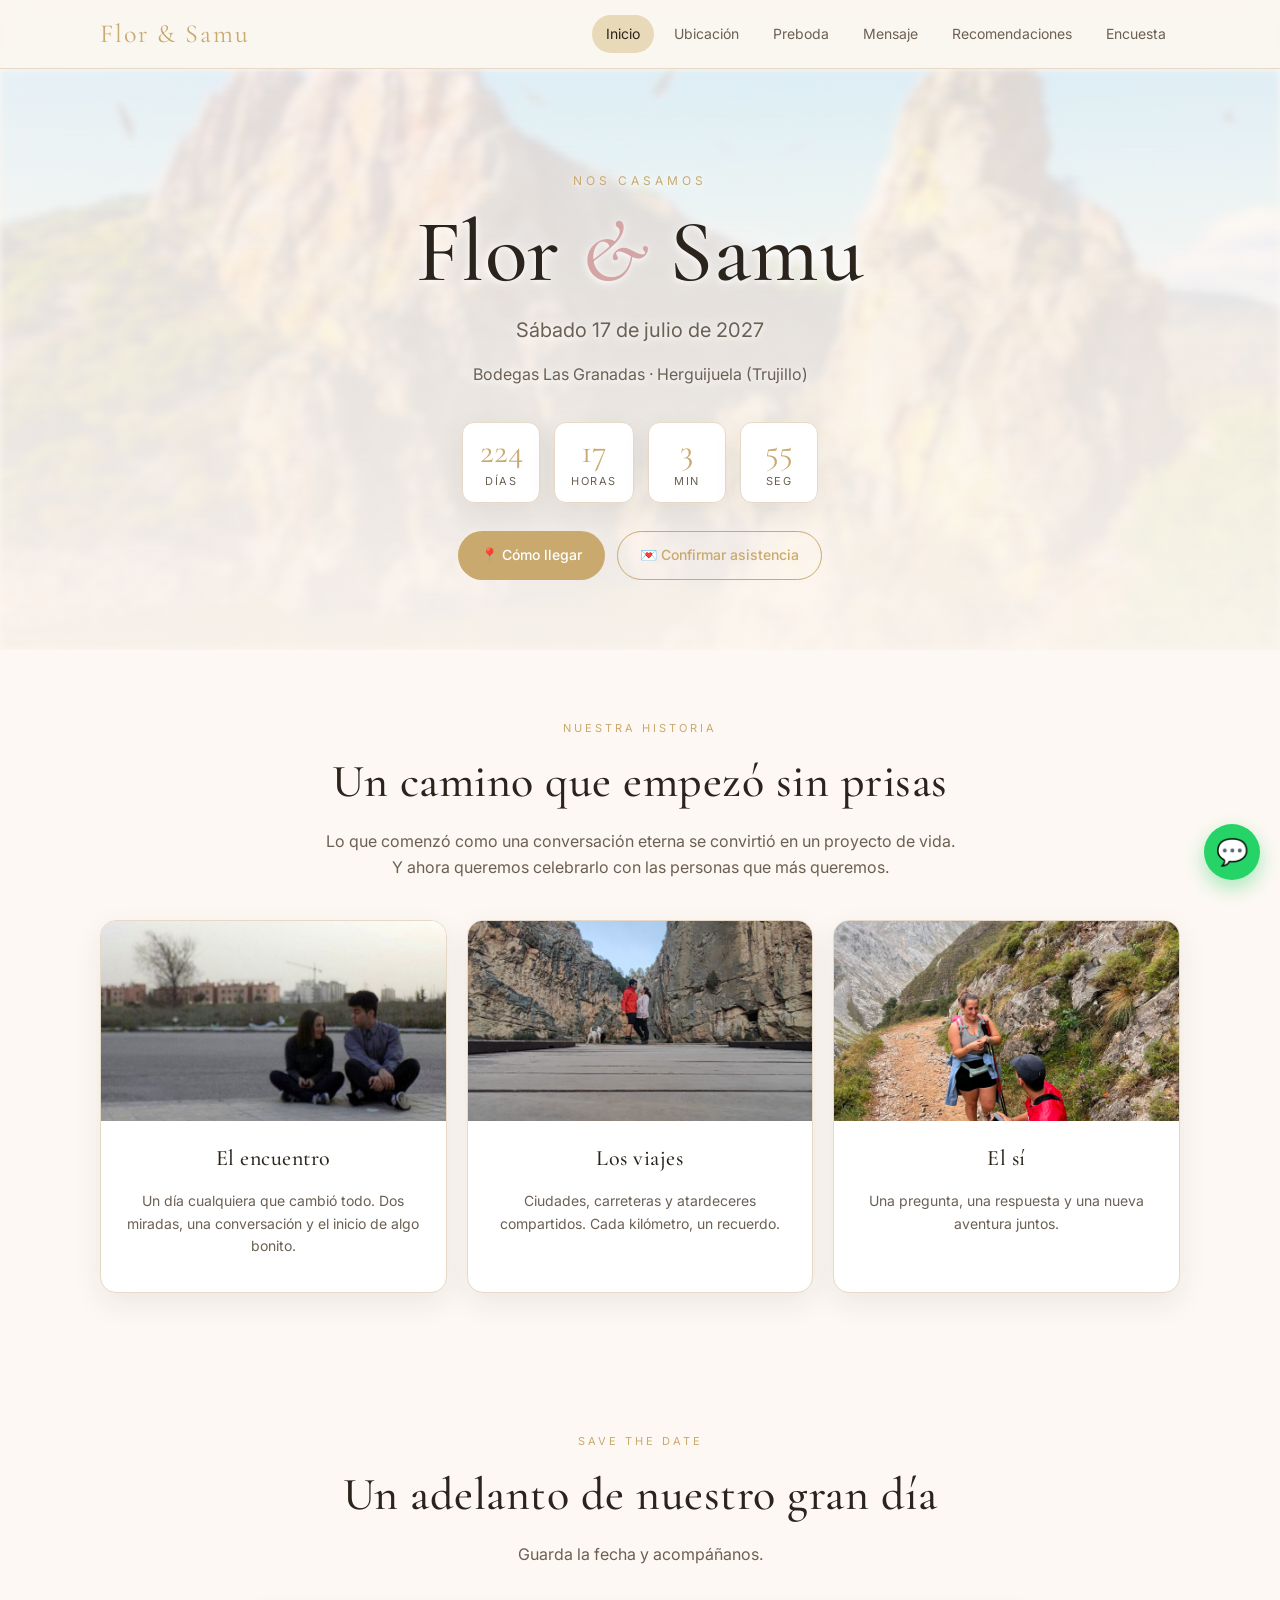
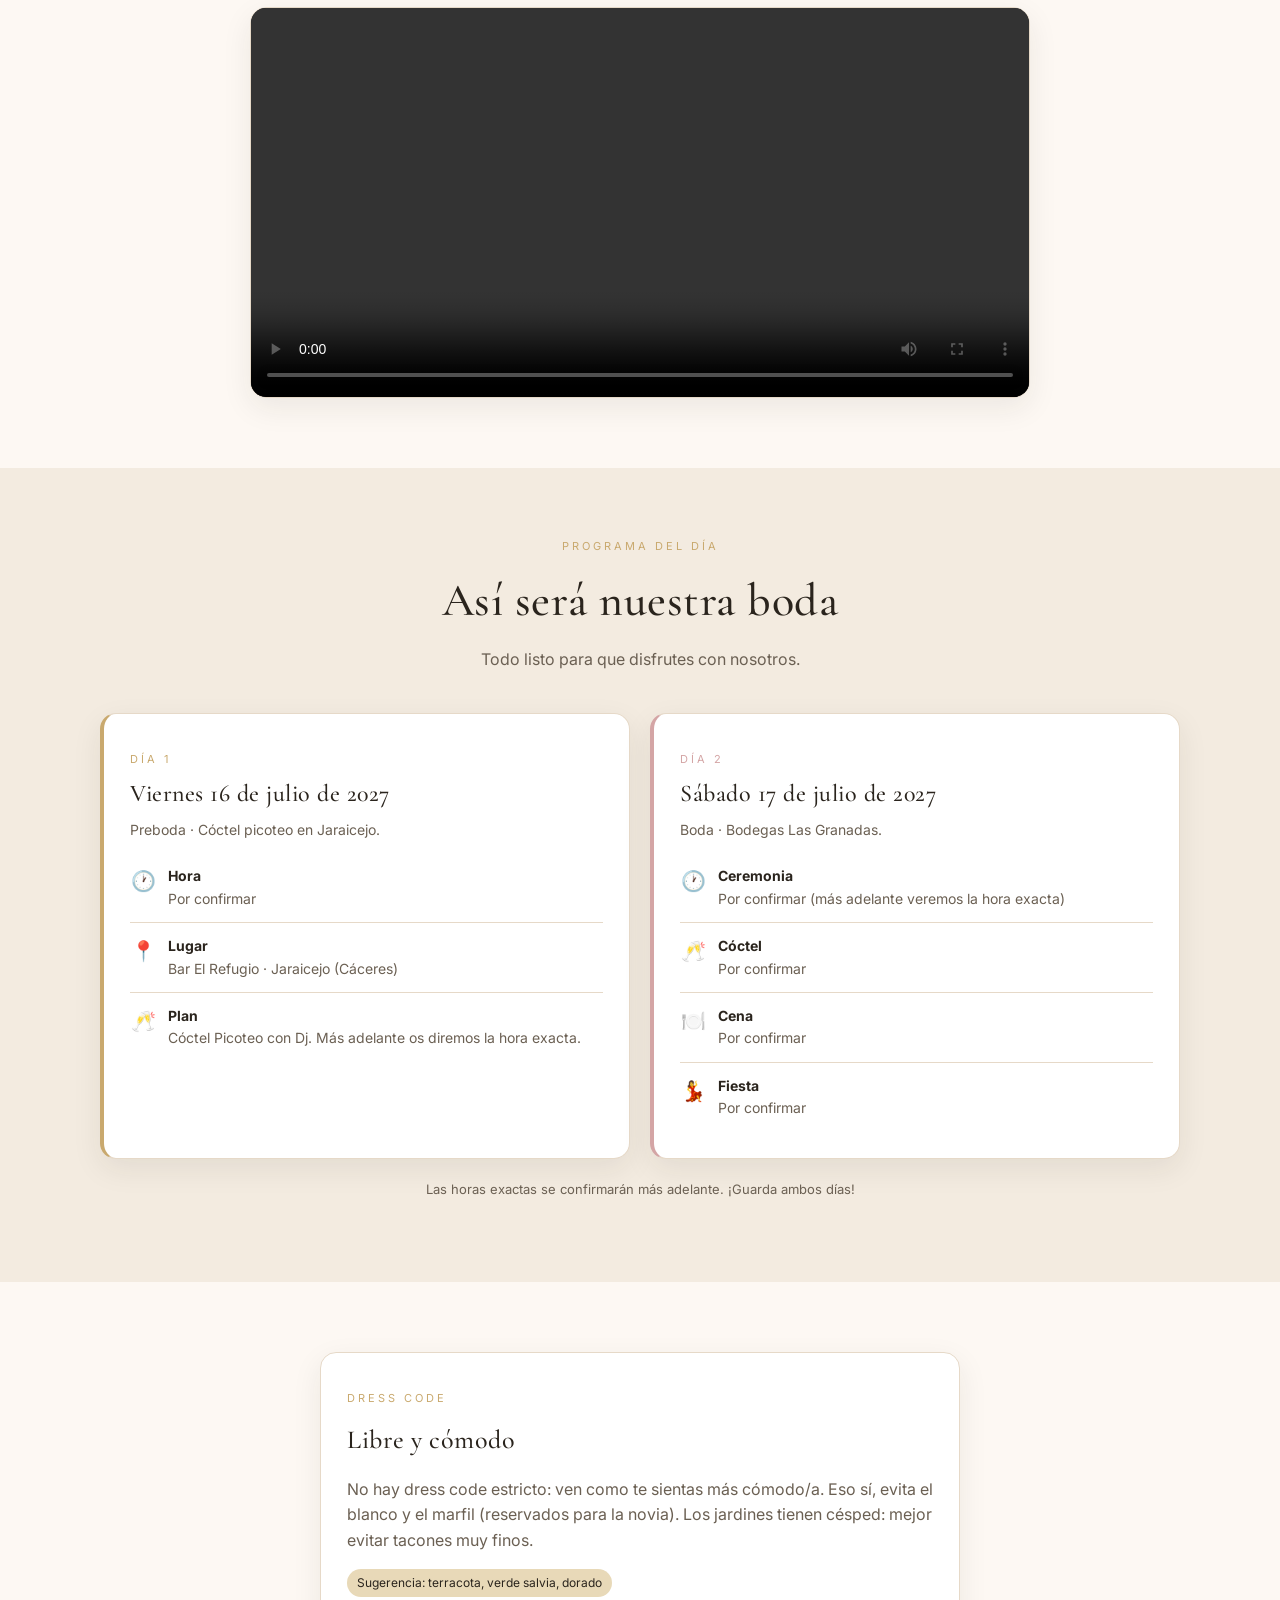
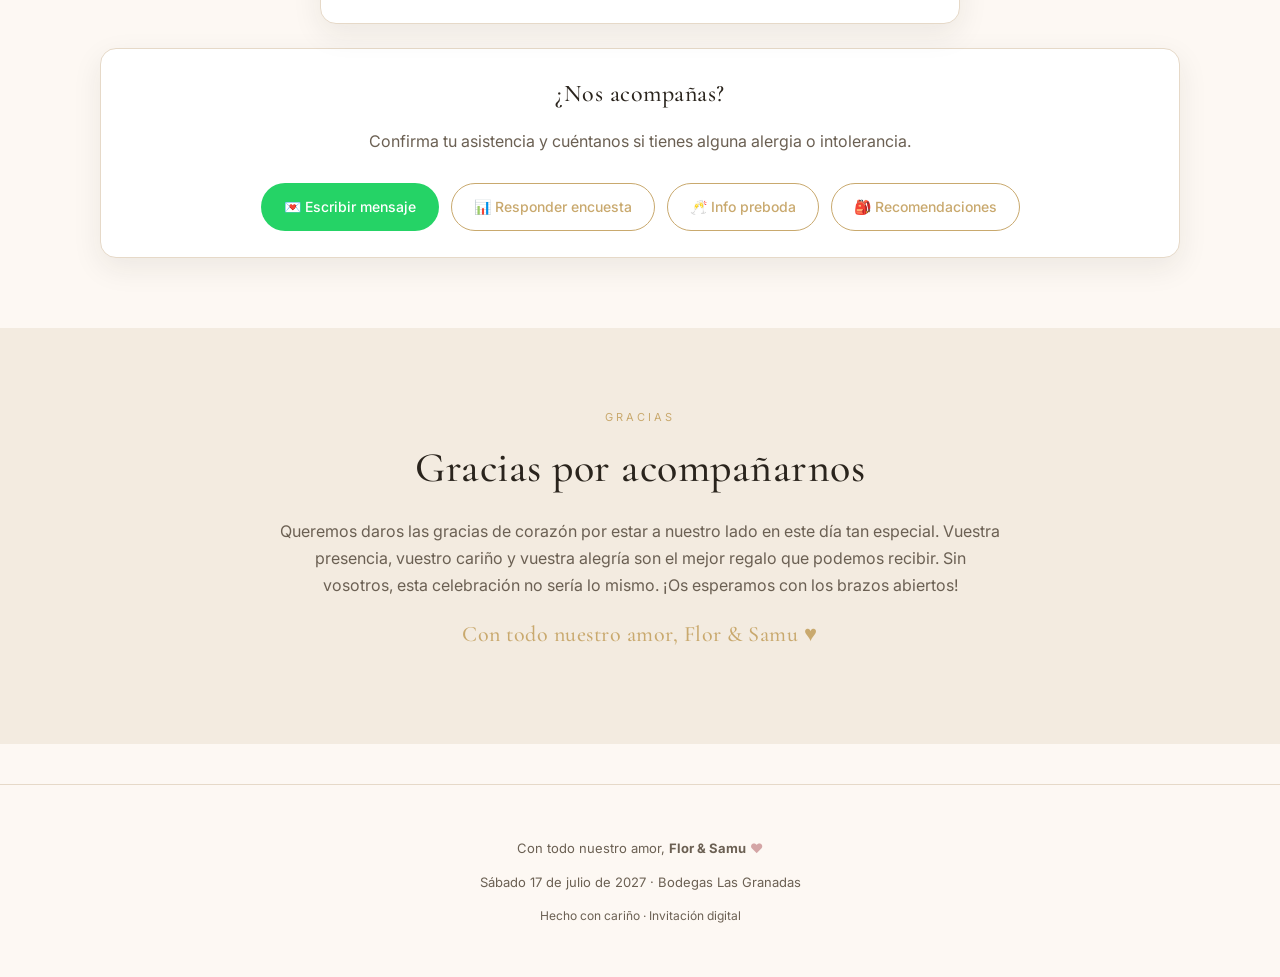
<file: index.html>
<!doctype html>
<html lang="es">
<head>
  <meta charset="UTF-8" />
  <meta name="viewport" content="width=device-width, initial-scale=1.0" />
  <title>Flor & Samu · Invitación de boda</title>
  <meta name="description" content="Invitación digital de boda de Flor y Samu. 17 de julio de 2027." />
  <link rel="preconnect" href="https://fonts.googleapis.com">
  <link rel="preconnect" href="https://fonts.gstatic.com" crossorigin>
  <link href="https://fonts.googleapis.com/css2?family=Cormorant+Garamond:ital,wght@0,400;0,500;0,600;1,400&family=Inter:wght@300;400;500;600&display=swap" rel="stylesheet">
  <link rel="stylesheet" href="styles.css?v=20" />
</head>
<body data-page="index.html">
  <div id="header-slot"></div>

  <main>
    <section class="hero">
      <div class="hero-bg" id="hero-bg"></div>
      <div class="hero-overlay"></div>
      <div class="container hero-content">
        <p class="kicker">Nos casamos</p>
        <h1>Flor <span class="amp">&</span> Samu</h1>
        <p class="date-line">Sábado 17 de julio de 2027</p>
        <p class="venue-line">Bodegas Las Granadas · Herguijuela (Trujillo)</p>
        <div class="countdown" id="countdown"></div>
        <div class="cta-row">
          <a class="btn btn-primary" href="ubicacion.html">📍 Cómo llegar</a>
          <a class="btn btn-outline" href="mensaje.html">💌 Confirmar asistencia</a>
        </div>
      </div>
    </section>

    <section class="section">
      <div class="container">
        <div class="section-title">
          <p class="eyebrow">Nuestra historia</p>
          <h2>Un camino que empezó sin prisas</h2>
          <p>Lo que comenzó como una conversación eterna se convirtió en un proyecto de vida. Y ahora queremos celebrarlo con las personas que más queremos.</p>
        </div>
        <div class="grid grid-3">
          <div class="card center" style="padding:0;overflow:hidden;">
            <img src="media/encuentro.jpg" alt="El encuentro" style="width:100%;height:200px;object-fit:cover;" />
            <div style="padding:20px;">
              <h3 class="serif" style="font-size:22px;margin:0 0 4px;">El encuentro</h3>
              <p style="color:var(--muted);font-size:14px;">Un día cualquiera que cambió todo. Dos miradas, una conversación y el inicio de algo bonito.</p>
            </div>
          </div>
          <div class="card center" style="padding:0;overflow:hidden;">
            <img src="media/viajes.jpg" alt="Los viajes" style="width:100%;height:200px;object-fit:cover;" />
            <div style="padding:20px;">
              <h3 class="serif" style="font-size:22px;margin:0 0 4px;">Los viajes</h3>
              <p style="color:var(--muted);font-size:14px;">Ciudades, carreteras y atardeceres compartidos. Cada kilómetro, un recuerdo.</p>
            </div>
          </div>
          <div class="card center" style="padding:0;overflow:hidden;">
            <img src="media/pedida.jpg" alt="El sí" style="width:100%;height:200px;object-fit:cover;" />
            <div style="padding:20px;">
              <h3 class="serif" style="font-size:22px;margin:0 0 4px;">El sí</h3>
              <p style="color:var(--muted);font-size:14px;">Una pregunta, una respuesta y una nueva aventura juntos.</p>
            </div>
          </div>
        </div>
      </div>
    </section>

    <section class="section">
      <div class="container" style="max-width:820px;">
        <div class="section-title">
          <p class="eyebrow">Save the date</p>
          <h2>Un adelanto de nuestro gran día</h2>
          <p>Guarda la fecha y acompáñanos.</p>
        </div>
        <div class="card" style="padding:0;overflow:hidden;">
          <video src="media/savethedate.mp4" controls playsinline style="width:100%;display:block;max-height:480px;background:#000;"></video>
        </div>
      </div>
    </section>

    <section class="section" style="background:var(--bg-2);">
      <div class="container">
        <div class="section-title">
          <p class="eyebrow">Programa del día</p>
          <h2>Así será nuestra boda</h2>
          <p>Todo listo para que disfrutes con nosotros.</p>
        </div>
        <div class="grid grid-2" style="margin-bottom:20px;">
          <div class="card" style="border-left:4px solid var(--gold);">
            <p class="eyebrow" style="text-transform:uppercase;letter-spacing:3px;font-size:11px;color:var(--gold);margin-bottom:6px;">Día 1</p>
            <h3 class="serif" style="font-size:24px;margin:0 0 6px;">Viernes 16 de julio de 2027</h3>
            <p style="color:var(--muted);font-size:14px;margin:0 0 12px;">Preboda · Cóctel picoteo en Jaraicejo.</p>
            <ul class="info-list" style="font-size:14px;">
              <li><span class="ic">🕐</span><div><strong>Hora</strong><span>Por confirmar</span></div></li>
              <li><span class="ic">📍</span><div><strong>Lugar</strong><span>Bar El Refugio · Jaraicejo (Cáceres)</span></div></li>
              <li><span class="ic">🥂</span><div><strong>Plan</strong><span>Cóctel Picoteo con Dj. Más adelante os diremos la hora exacta.</span></div></li>
            </ul>
          </div>
          <div class="card" style="border-left:4px solid var(--rose);">
            <p class="eyebrow" style="text-transform:uppercase;letter-spacing:3px;font-size:11px;color:var(--rose);margin-bottom:6px;">Día 2</p>
            <h3 class="serif" style="font-size:24px;margin:0 0 6px;">Sábado 17 de julio de 2027</h3>
            <p style="color:var(--muted);font-size:14px;margin:0 0 12px;">Boda · Bodegas Las Granadas.</p>
            <ul class="info-list" style="font-size:14px;">
              <li><span class="ic">🕐</span><div><strong>Ceremonia</strong><span>Por confirmar (más adelante veremos la hora exacta)</span></div></li>
              <li><span class="ic">🥂</span><div><strong>Cóctel</strong><span>Por confirmar</span></div></li>
              <li><span class="ic">🍽️</span><div><strong>Cena</strong><span>Por confirmar</span></div></li>
              <li><span class="ic">💃</span><div><strong>Fiesta</strong><span>Por confirmar</span></div></li>
            </ul>
          </div>
        </div>
        <p style="text-align:center;color:var(--muted);font-size:13px;">Las horas exactas se confirmarán más adelante. ¡Guarda ambos días!</p>
      </div>
    </section>

    <section class="section">
      <div class="container">
        <div class="grid" style="max-width:640px;margin:0 auto;">
          <div class="card">
            <p class="eyebrow" style="text-transform:uppercase;letter-spacing:3px;font-size:11px;color:var(--gold);">Dress code</p>
            <h3 class="serif" style="font-size:26px;margin:6px 0 10px;">Libre y cómodo</h3>
            <p style="color:var(--muted);">No hay dress code estricto: ven como te sientas más cómodo/a. Eso sí, evita el blanco y el marfil (reservados para la novia). Los jardines tienen césped: mejor evitar tacones muy finos.</p>
            <div class="mt-2"><span class="tag">Sugerencia: terracota, verde salvia, dorado</span></div>
          </div>
        </div>

        <div class="card mt-4 center">
          <h3 class="serif" style="font-size:24px;margin:0 0 8px;">¿Nos acompañas?</h3>
          <p style="color:var(--muted);margin-bottom:14px;">Confirma tu asistencia y cuéntanos si tienes alguna alergia o intolerancia.</p>
          <div class="cta-row">
            <a class="btn btn-whatsapp" href="mensaje.html">💌 Escribir mensaje</a>
            <a class="btn btn-outline" href="encuesta.html">📊 Responder encuesta</a>
            <a class="btn btn-outline" href="preboda.html">🥂 Info preboda</a>
            <a class="btn btn-outline" href="recomendaciones.html">🎒 Recomendaciones</a>
          </div>
        </div>
      </div>
    </section>
  </main>

  <section class="section" style="background:var(--bg-2);">
    <div class="container" style="max-width:760px;text-align:center;">
      <p class="eyebrow" style="text-transform:uppercase;letter-spacing:3px;font-size:11px;color:var(--gold);margin-bottom:8px;">Gracias</p>
      <h2 class="serif" style="font-size:clamp(28px,5vw,42px);margin:0 0 14px;">Gracias por acompañarnos</h2>
      <p style="color:var(--muted);font-size:16px;line-height:1.7;">Queremos daros las gracias de corazón por estar a nuestro lado en este día tan especial. Vuestra presencia, vuestro cariño y vuestra alegría son el mejor regalo que podemos recibir. Sin vosotros, esta celebración no sería lo mismo. ¡Os esperamos con los brazos abiertos!</p>
      <p class="serif" style="font-size:22px;color:var(--gold);margin-top:18px;">Con todo nuestro amor, Flor &amp; Samu ♥</p>
    </div>
  </section>

  <div id="footer-slot"></div>
  <script src="script.js?v=20"></script>
</body>
</html>
</file>
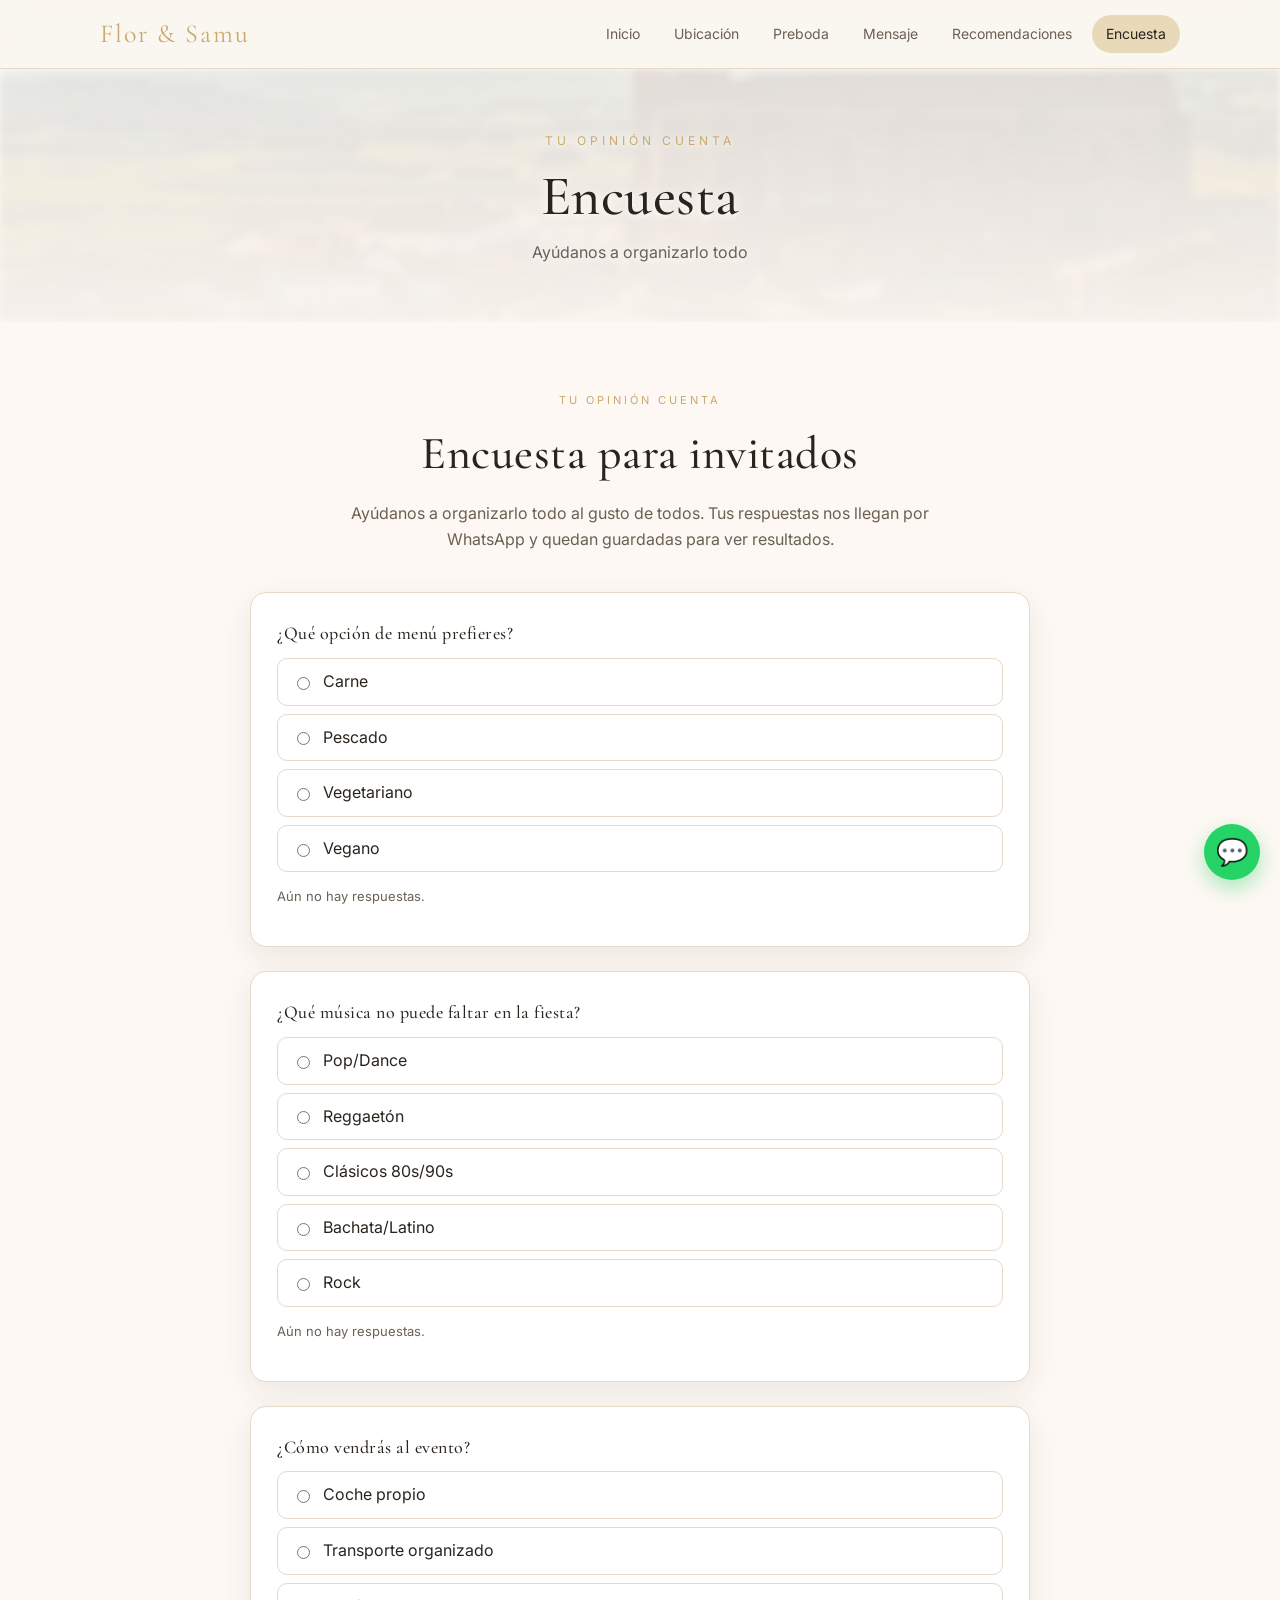
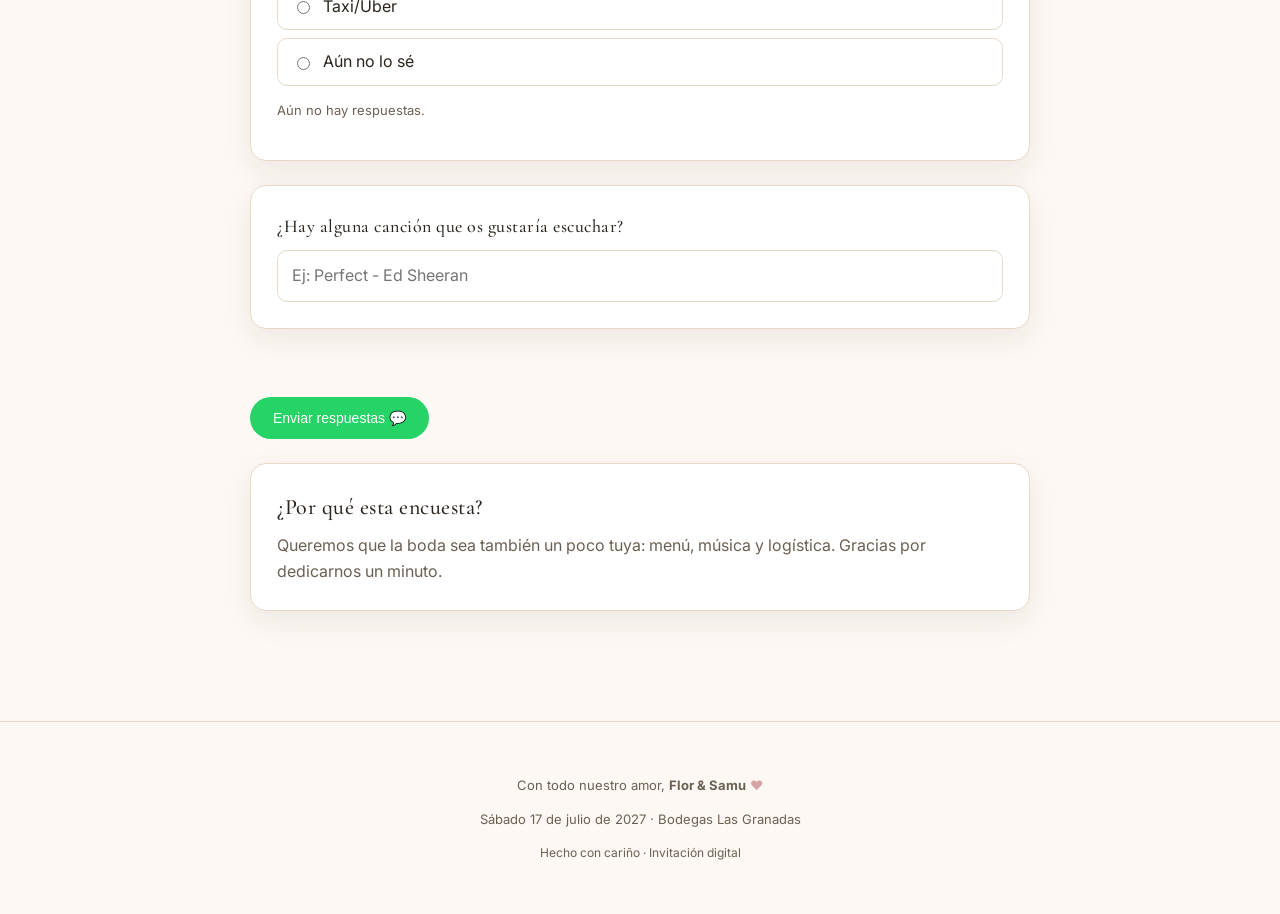
<file: encuesta.html>
<!doctype html>
<html lang="es">
<head>
  <meta charset="UTF-8" />
  <meta name="viewport" content="width=device-width, initial-scale=1.0" />
  <title>Encuesta · Flor & Samu</title>
  <link rel="preconnect" href="https://fonts.googleapis.com">
  <link rel="preconnect" href="https://fonts.gstatic.com" crossorigin>
  <link href="https://fonts.googleapis.com/css2?family=Cormorant+Garamond:ital,wght@0,400;0,500;0,600;1,400&family=Inter:wght@300;400;500;600&display=swap" rel="stylesheet">
  <link rel="stylesheet" href="styles.css?v=20" />
</head>
<body data-page="encuesta.html">
  <div id="header-slot"></div>

  <main>
    <section class="hero" style="padding:50px 0 40px;">
      <div class="hero-bg" id="hero-bg"></div>
      <div class="hero-overlay"></div>
      <div class="container hero-content">
        <p class="kicker">Tu opinión cuenta</p>
        <h1 style="font-size:clamp(34px,6vw,56px);">Encuesta</h1>
        <p class="venue-line">Ayúdanos a organizarlo todo</p>
      </div>
    </section>
    <section class="section">
      <div class="container" style="max-width:820px;">
        <div class="section-title">
          <p class="eyebrow">Tu opinión cuenta</p>
          <h2>Encuesta para invitados</h2>
          <p>Ayúdanos a organizarlo todo al gusto de todos. Tus respuestas nos llegan por WhatsApp y quedan guardadas para ver resultados.</p>
        </div>

        <form id="survey-form" class="form">
          <div id="survey-container"></div>
          <div class="cta-row" style="justify-content:flex-start;">
            <button type="submit" class="btn btn-whatsapp">Enviar respuestas 💬</button>
          </div>
        </form>

        <div id="survey-success" class="success"></div>

        <div class="card mt-4">
          <h3 class="serif" style="font-size:22px;margin:0 0 8px;">¿Por qué esta encuesta?</h3>
          <p style="color:var(--muted);margin:0;">Queremos que la boda sea también un poco tuya: menú, música y logística. Gracias por dedicarnos un minuto.</p>
        </div>
      </div>
    </section>
  </main>

  <div id="footer-slot"></div>
  <script src="script.js?v=20"></script>
</body>
</html>
</file>
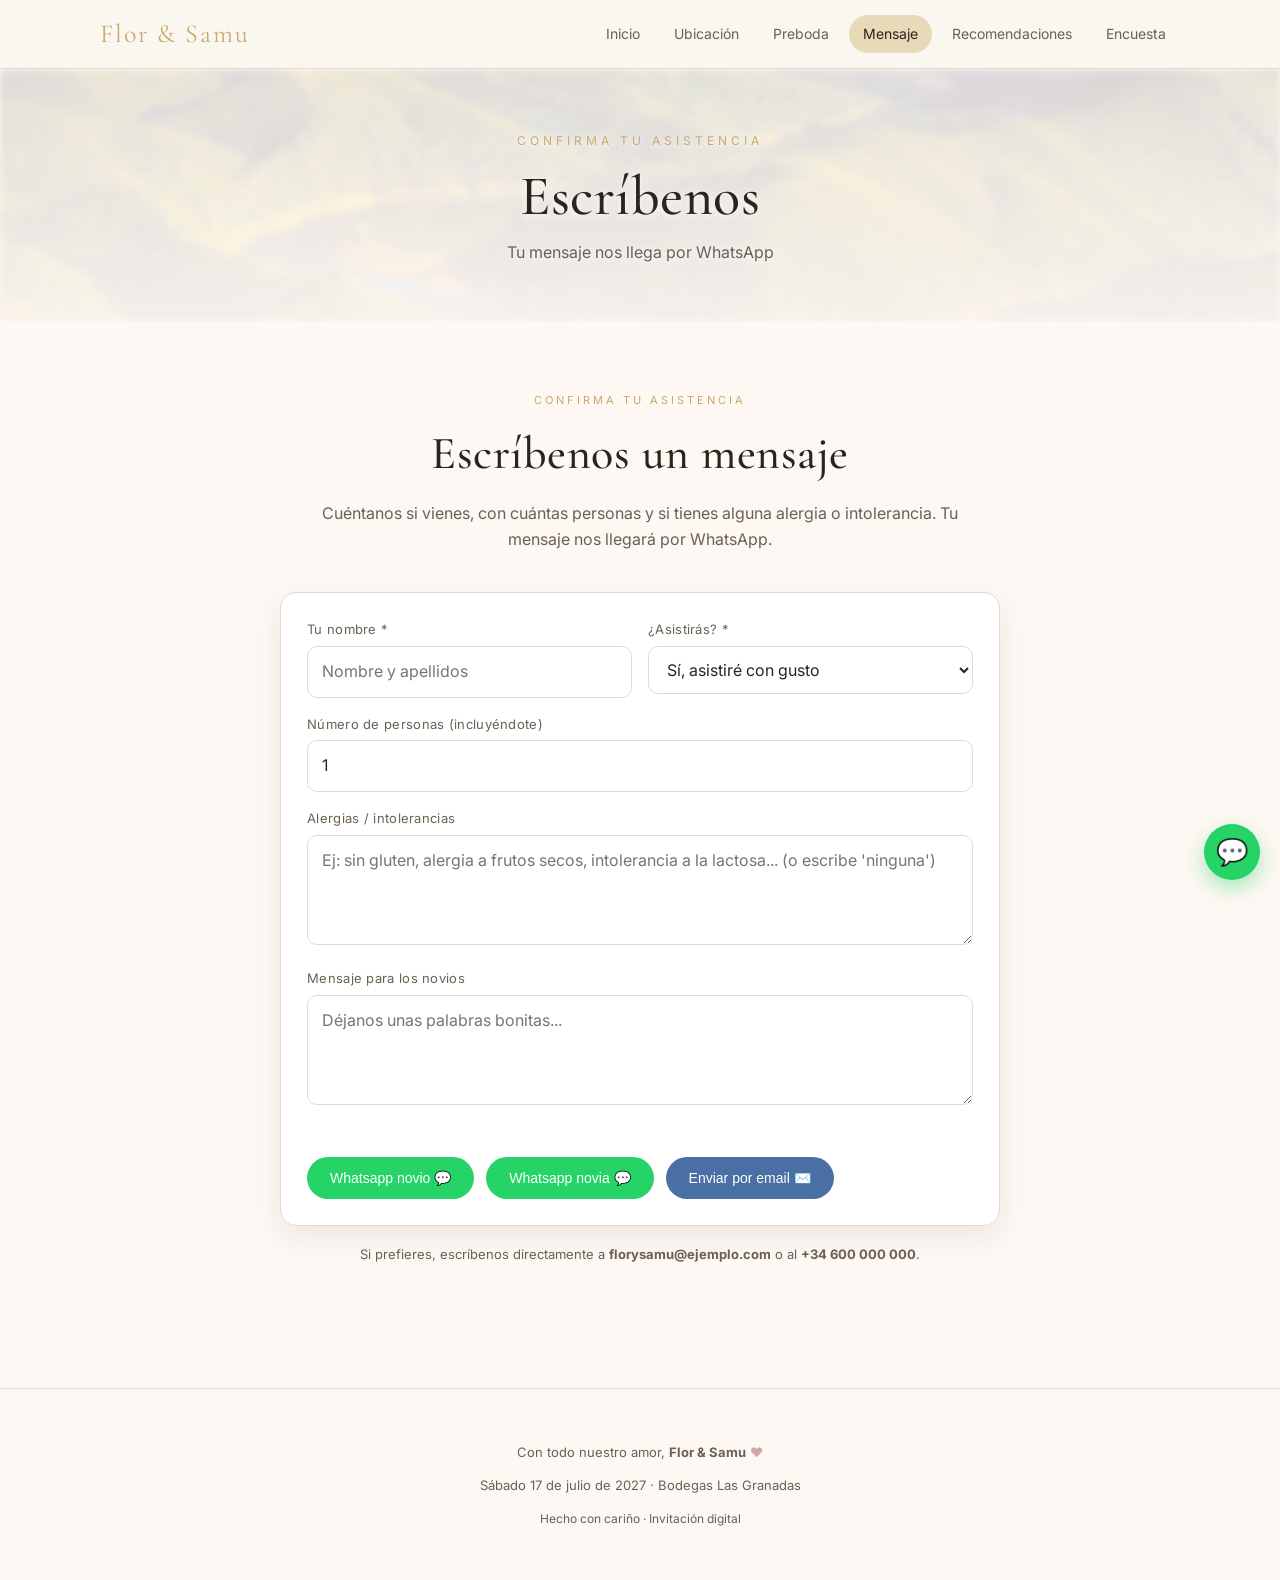
<file: mensaje.html>
<!doctype html>
<html lang="es">
<head>
  <meta charset="UTF-8" />
  <meta name="viewport" content="width=device-width, initial-scale=1.0" />
  <title>Mensaje y alergenos · Flor & Samu</title>
  <link rel="preconnect" href="https://fonts.googleapis.com">
  <link rel="preconnect" href="https://fonts.gstatic.com" crossorigin>
  <link href="https://fonts.googleapis.com/css2?family=Cormorant+Garamond:ital,wght@0,400;0,500;0,600;1,400&family=Inter:wght@300;400;500;600&display=swap" rel="stylesheet">
  <link rel="stylesheet" href="styles.css?v=20" />
</head>
<body data-page="mensaje.html">
  <div id="header-slot"></div>

  <main>
    <section class="hero" style="padding:50px 0 40px;">
      <div class="hero-bg" id="hero-bg"></div>
      <div class="hero-overlay"></div>
      <div class="container hero-content">
        <p class="kicker">Confirma tu asistencia</p>
        <h1 style="font-size:clamp(34px,6vw,56px);">Escríbenos</h1>
        <p class="venue-line">Tu mensaje nos llega por WhatsApp</p>
      </div>
    </section>
    <section class="section">
      <div class="container" style="max-width:760px;">
        <div class="section-title">
          <p class="eyebrow">Confirma tu asistencia</p>
          <h2>Escríbenos un mensaje</h2>
          <p>Cuéntanos si vienes, con cuántas personas y si tienes alguna alergia o intolerancia. Tu mensaje nos llegará por WhatsApp.</p>
        </div>

        <div class="card">
          <form id="msg-form" class="form">
            <div class="form-row">
              <div class="field">
                <label for="name">Tu nombre *</label>
                <input id="name" name="name" type="text" required placeholder="Nombre y apellidos" />
              </div>
              <div class="field">
                <label for="attend">¿Asistirás? *</label>
                <select id="attend" name="attend" required>
                  <option value="si">Sí, asistiré con gusto</option>
                  <option value="no">No podré asistir</option>
                </select>
              </div>
            </div>

            <div class="field" id="guests-field">
              <label for="guests">Número de personas (incluyéndote)</label>
              <input id="guests" name="guests" type="number" min="1" max="10" value="1" />
            </div>

            <div class="field">
              <label for="allergies">Alergias / intolerancias</label>
              <textarea id="allergies" name="allergies" placeholder="Ej: sin gluten, alergia a frutos secos, intolerancia a la lactosa... (o escribe 'ninguna')"></textarea>
            </div>

            <div class="field">
              <label for="message">Mensaje para los novios</label>
              <textarea id="message" name="message" placeholder="Déjanos unas palabras bonitas..."></textarea>
            </div>

            <div class="cta-row" style="justify-content:flex-start;">
              <button type="button" class="btn btn-whatsapp" onclick="sendWhatsAppNovio()">Whatsapp novio 💬</button>
              <button type="button" class="btn btn-whatsapp" onclick="sendWhatsAppNovia()">Whatsapp novia 💬</button>
              <button type="button" class="btn btn-email" onclick="sendByEmail()">Enviar por email ✉️</button>
            </div>
          </form>

          <div id="msg-success" class="success"></div>
        </div>

        <p style="text-align:center;color:var(--muted);font-size:13px;margin-top:18px;">
          Si prefieres, escríbenos directamente a <strong>florysamu@ejemplo.com</strong> o al <strong>+34 600 000 000</strong>.
        </p>
      </div>
    </section>
  </main>

  <div id="footer-slot"></div>
  <script src="script.js?v=20"></script>
  <script>
    function buildMsgText() {
      const form = document.getElementById('msg-form');
      const fd = new FormData(form);
      const name = (fd.get('name')||'').toString().trim();
      if (!name) { alert('Por favor, escribe tu nombre.'); return null; }
      const attend = fd.get('attend') === 'si' ? 'Sí, asistiré' : 'No podré asistir';
      const guests = fd.get('guests') || '1';
      const allergies = (fd.get('allergies')||'').toString().trim() || 'Sin alergias conocidas';
      const message = (fd.get('message')||'').toString().trim();
      return [
        `Hola ${CONFIG.couple}! Soy ${name}.`,
        `Asistencia: ${attend}.`,
        fd.get('attend') === 'si' ? `Número de personas: ${guests}.` : '',
        `Alergias/intolerancias: ${allergies}.`,
        message ? `Mensaje: ${message}` : '',
      ].filter(Boolean).join('\\n');
    }
    function sendWhatsAppNovio() {
      const text = buildMsgText();
      if (!text) return;
      openWhatsAppTo(CONFIG.whatsappNovio, text);
      const success = document.getElementById('msg-success');
      if (success) { success.classList.add('show'); success.textContent = '¡Gracias! Se ha abierto WhatsApp con el novio.'; }
    }
    function sendWhatsAppNovia() {
      const text = buildMsgText();
      if (!text) return;
      openWhatsAppTo(CONFIG.whatsappNovia, text);
      const success = document.getElementById('msg-success');
      if (success) { success.classList.add('show'); success.textContent = '¡Gracias! Se ha abierto WhatsApp con la novia.'; }
    }
    function sendByEmail() {
      const form = document.getElementById('msg-form');
      const fd = new FormData(form);
      const name = (fd.get('name')||'').toString().trim() || 'Invitado';
      const attend = fd.get('attend') === 'si' ? 'Sí, asistiré' : 'No podré asistir';
      const guests = fd.get('guests') || '1';
      const allergies = (fd.get('allergies')||'').toString().trim() || 'Sin alergias conocidas';
      const message = (fd.get('message')||'').toString().trim();
      const body = `Nombre: ${name}\\nAsistencia: ${attend}\\nPersonas: ${guests}\\nAlergias: ${allergies}\\nMensaje: ${message}`;
      openEmail('Confirmación de asistencia - ' + name, body);
    }
  </script>
</body>
</html>
</file>
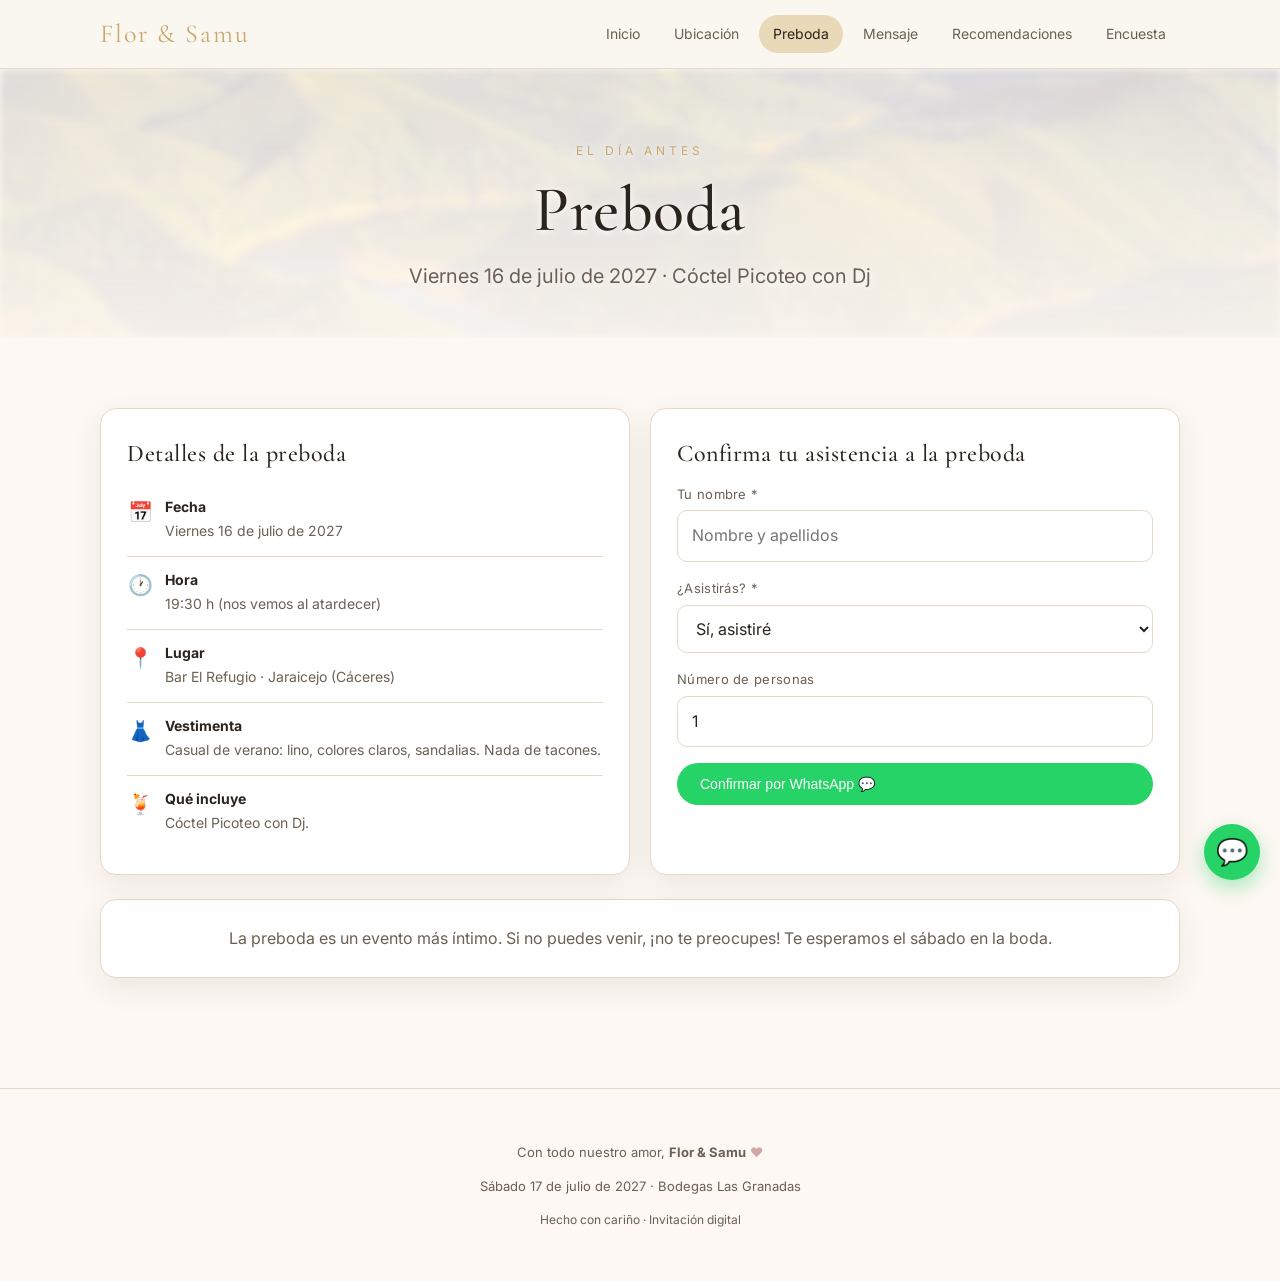
<file: preboda.html>
<!doctype html>
<html lang="es">
<head>
  <meta charset="UTF-8" />
  <meta name="viewport" content="width=device-width, initial-scale=1.0" />
  <title>Preboda · Flor & Samu</title>
  <link rel="preconnect" href="https://fonts.googleapis.com">
  <link rel="preconnect" href="https://fonts.gstatic.com" crossorigin>
  <link href="https://fonts.googleapis.com/css2?family=Cormorant+Garamond:ital,wght@0,400;0,500;0,600;1,400&family=Inter:wght@300;400;500;600&display=swap" rel="stylesheet">
  <link rel="stylesheet" href="styles.css?v=20" />
</head>
<body data-page="preboda.html">
  <div id="header-slot"></div>

  <main>
    <section class="hero" style="padding:60px 0 40px;">
      <div class="hero-bg" id="hero-bg"></div>
      <div class="hero-overlay"></div>
      <div class="container hero-content">
        <p class="kicker">El día antes</p>
        <h1 style="font-size:clamp(36px,6vw,64px);">Preboda</h1>
        <p class="date-line">Viernes 16 de julio de 2027 · Cóctel Picoteo con Dj</p>
      </div>
    </section>

    <section class="section">
      <div class="container">
        <div class="grid grid-2">
          <div class="card">
            <h3 class="serif" style="font-size:24px;margin:0 0 10px;">Detalles de la preboda</h3>
            <ul class="info-list">
              <li>
                <span class="ic">📅</span>
                <div><strong>Fecha</strong><span>Viernes 16 de julio de 2027</span></div>
              </li>
              <li>
                <span class="ic">🕐</span>
                <div><strong>Hora</strong><span>19:30 h (nos vemos al atardecer)</span></div>
              </li>
              <li>
                <span class="ic">📍</span>
                <div><strong>Lugar</strong><span>Bar El Refugio · Jaraicejo (Cáceres)</span></div>
              </li>
              <li>
                <span class="ic">👗</span>
                <div><strong>Vestimenta</strong><span>Casual de verano: lino, colores claros, sandalias. Nada de tacones.</span></div>
              </li>
              <li>
                <span class="ic">🍹</span>
                <div><strong>Qué incluye</strong><span>Cóctel Picoteo con Dj.</span></div>
              </li>
            </ul>
          </div>

          <div class="card">
            <h3 class="serif" style="font-size:24px;margin:0 0 10px;">Confirma tu asistencia a la preboda</h3>
            <form id="preboda-form" class="form">
              <div class="field">
                <label for="pb-name">Tu nombre *</label>
                <input id="pb-name" name="name" type="text" required placeholder="Nombre y apellidos" />
              </div>
              <div class="field">
                <label for="pb-attend">¿Asistirás? *</label>
                <select id="pb-attend" name="attend" required>
                  <option value="si">Sí, asistiré</option>
                  <option value="no">No podré asistir</option>
                </select>
              </div>
              <div class="field">
                <label for="pb-guests">Número de personas</label>
                <input id="pb-guests" name="guests" type="number" min="1" max="10" value="1" />
              </div>
              <button type="submit" class="btn btn-whatsapp">Confirmar por WhatsApp 💬</button>
            </form>
            <div id="preboda-success" class="success"></div>
          </div>
        </div>

        <div class="card mt-4 center">
          <p style="color:var(--muted);margin:0;">La preboda es un evento más íntimo. Si no puedes venir, ¡no te preocupes! Te esperamos el sábado en la boda.</p>
        </div>
      </div>
    </section>
  </main>

  <div id="footer-slot"></div>
  <script src="script.js?v=20"></script>
</body>
</html>
</file>
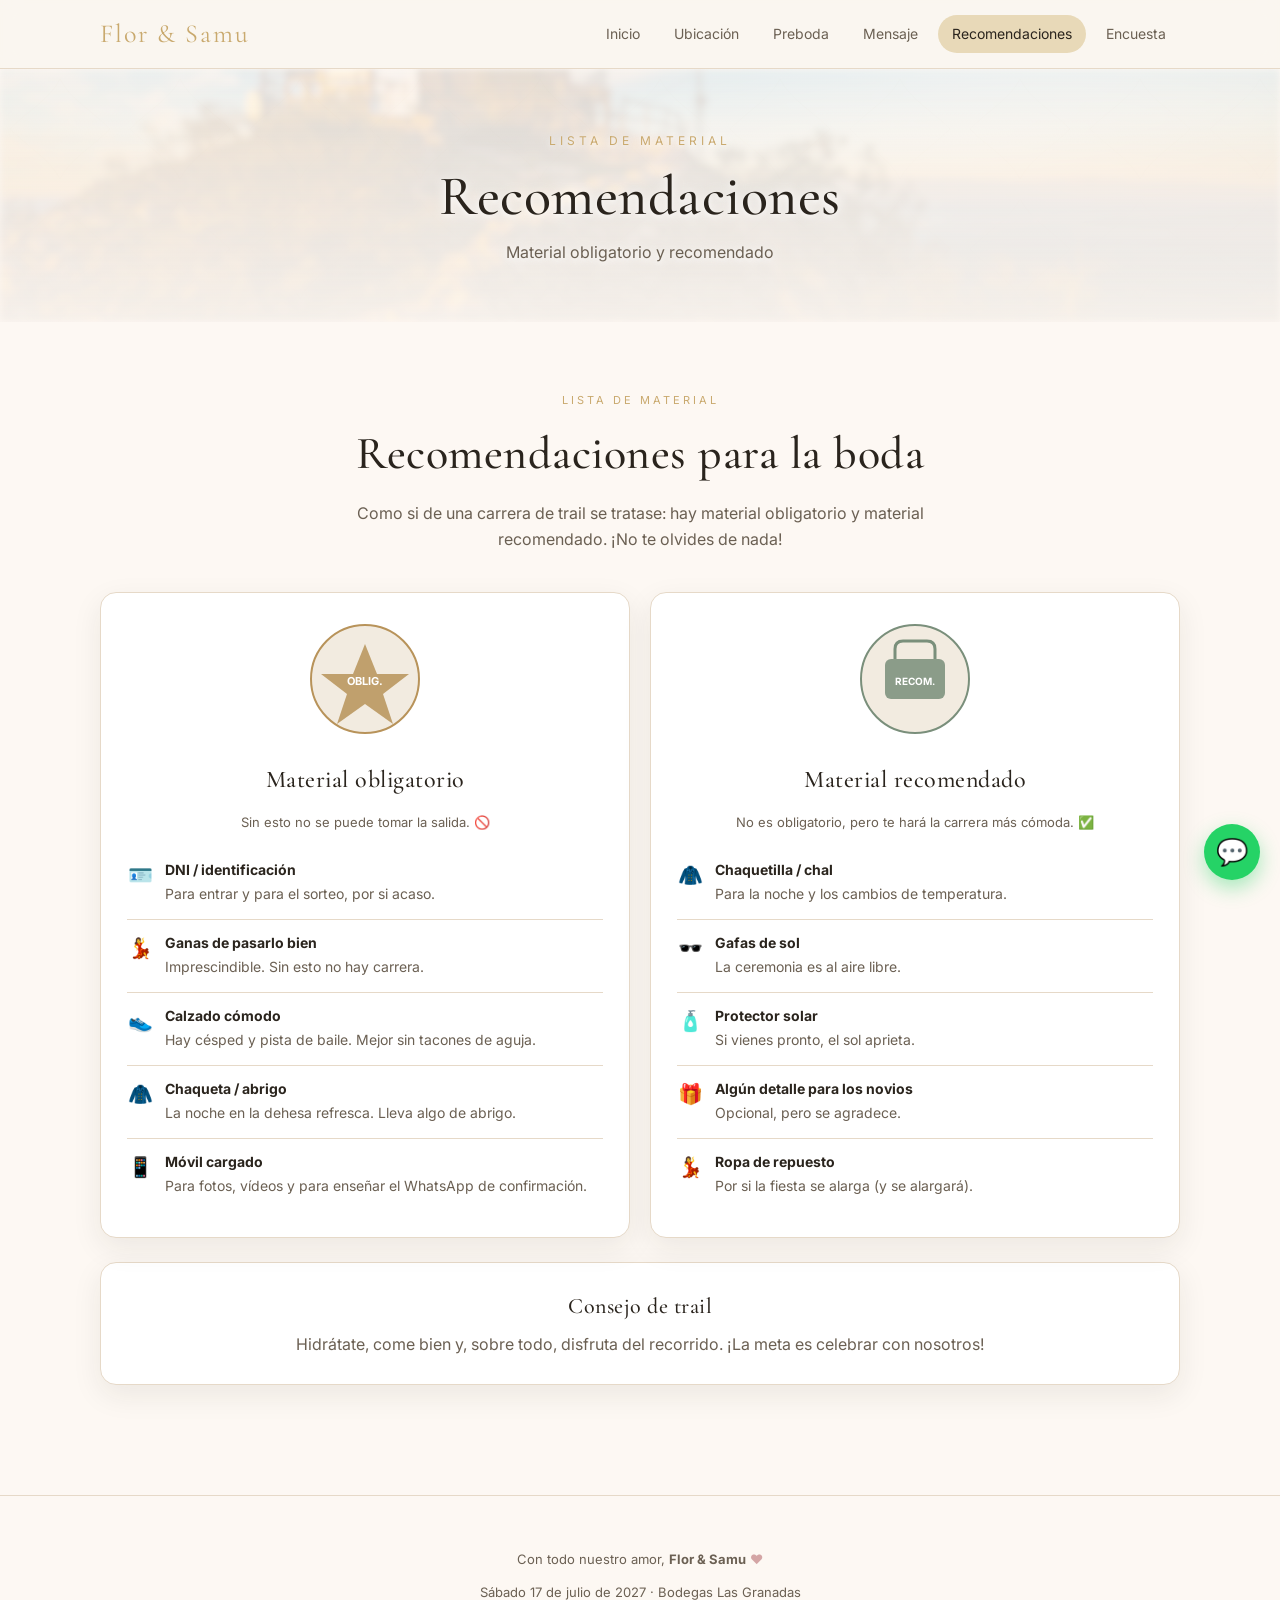
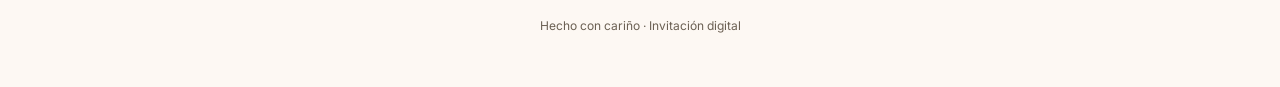
<file: recomendaciones.html>
<!doctype html>
<html lang="es">
<head>
  <meta charset="UTF-8" />
  <meta name="viewport" content="width=device-width, initial-scale=1.0" />
  <title>Recomendaciones · Flor & Samu</title>
  <link rel="preconnect" href="https://fonts.googleapis.com">
  <link rel="preconnect" href="https://fonts.gstatic.com" crossorigin>
  <link href="https://fonts.googleapis.com/css2?family=Cormorant+Garamond:ital,wght@0,400;0,500;0,600;1,400&family=Inter:wght@300;400;500;600&display=swap" rel="stylesheet">
  <link rel="stylesheet" href="styles.css?v=20" />
</head>
<body data-page="recomendaciones.html">
  <div id="header-slot"></div>

  <main>
    <section class="hero" style="padding:50px 0 40px;">
      <div class="hero-bg" id="hero-bg"></div>
      <div class="hero-overlay"></div>
      <div class="container hero-content">
        <p class="kicker">Lista de material</p>
        <h1 style="font-size:clamp(34px,6vw,56px);">Recomendaciones</h1>
        <p class="venue-line">Material obligatorio y recomendado</p>
      </div>
    </section>
    <section class="section">
      <div class="container">
        <div class="section-title">
          <p class="eyebrow">Lista de material</p>
          <h2>Recomendaciones para la boda</h2>
          <p>Como si de una carrera de trail se tratase: hay material obligatorio y material recomendado. ¡No te olvides de nada!</p>
        </div>

        <div class="grid grid-2">
          <!-- Material obligatorio -->
          <div class="card">
            <div style="text-align:center;margin-bottom:14px;">
              <svg width="120" height="120" viewBox="0 0 120 120" xmlns="http://www.w3.org/2000/svg" aria-label="Material obligatorio">
                <circle cx="60" cy="60" r="54" fill="#f2ebe0" stroke="#b8935a" stroke-width="2"/>
                <path d="M60 25 L72 55 L104 55 L78 75 L88 105 L60 85 L32 105 L42 75 L16 55 L48 55 Z" fill="#b8935a" opacity="0.85"/>
                <text x="60" y="66" text-anchor="middle" font-family="Inter,sans-serif" font-size="11" font-weight="700" fill="#fff">OBLIG.</text>
              </svg>
            </div>
            <h3 class="serif" style="font-size:24px;margin:0 0 10px;text-align:center;">Material obligatorio</h3>
            <p style="color:var(--muted);font-size:13px;text-align:center;margin-bottom:14px;">Sin esto no se puede tomar la salida. 🚫</p>
            <ul class="info-list">
              <li><span class="ic">🪪</span><div><strong>DNI / identificación</strong><span>Para entrar y para el sorteo, por si acaso.</span></div></li>
              <li><span class="ic">💃</span><div><strong>Ganas de pasarlo bien</strong><span>Imprescindible. Sin esto no hay carrera.</span></div></li>
              <li><span class="ic">👟</span><div><strong>Calzado cómodo</strong><span>Hay césped y pista de baile. Mejor sin tacones de aguja.</span></div></li>
              <li><span class="ic">🧥</span><div><strong>Chaqueta / abrigo</strong><span>La noche en la dehesa refresca. Lleva algo de abrigo.</span></div></li>
              <li><span class="ic">📱</span><div><strong>Móvil cargado</strong><span>Para fotos, vídeos y para enseñar el WhatsApp de confirmación.</span></div></li>
            </ul>
          </div>

          <!-- Material recomendado -->
          <div class="card">
            <div style="text-align:center;margin-bottom:14px;">
              <svg width="120" height="120" viewBox="0 0 120 120" xmlns="http://www.w3.org/2000/svg" aria-label="Material recomendado">
                <circle cx="60" cy="60" r="54" fill="#f2ebe0" stroke="#7a8f7b" stroke-width="2"/>
                <rect x="30" y="40" width="60" height="40" rx="6" fill="#7a8f7b" opacity="0.85"/>
                <path d="M40 40 L40 30 Q40 22 48 22 L72 22 Q80 22 80 30 L80 40" fill="none" stroke="#7a8f7b" stroke-width="3"/>
                <text x="60" y="66" text-anchor="middle" font-family="Inter,sans-serif" font-size="10" font-weight="700" fill="#fff">RECOM.</text>
              </svg>
            </div>
            <h3 class="serif" style="font-size:24px;margin:0 0 10px;text-align:center;">Material recomendado</h3>
            <p style="color:var(--muted);font-size:13px;text-align:center;margin-bottom:14px;">No es obligatorio, pero te hará la carrera más cómoda. ✅</p>
            <ul class="info-list">
              <li><span class="ic">🧥</span><div><strong>Chaquetilla / chal</strong><span>Para la noche y los cambios de temperatura.</span></div></li>
              <li><span class="ic">🕶️</span><div><strong>Gafas de sol</strong><span>La ceremonia es al aire libre.</span></div></li>
              <li><span class="ic">🧴</span><div><strong>Protector solar</strong><span>Si vienes pronto, el sol aprieta.</span></div></li>
              <li><span class="ic">🎁</span><div><strong>Algún detalle para los novios</strong><span>Opcional, pero se agradece.</span></div></li>
              <li><span class="ic">💃</span><div><strong>Ropa de repuesto</strong><span>Por si la fiesta se alarga (y se alargará).</span></div></li>
            </ul>
          </div>
        </div>

        <div class="card mt-4 center">
          <h3 class="serif" style="font-size:22px;margin:0 0 8px;">Consejo de trail</h3>
          <p style="color:var(--muted);margin:0;">Hidrátate, come bien y, sobre todo, disfruta del recorrido. ¡La meta es celebrar con nosotros!</p>
        </div>
      </div>
    </section>
  </main>

  <div id="footer-slot"></div>
  <script src="script.js?v=20"></script>
</body>
</html>
</file>
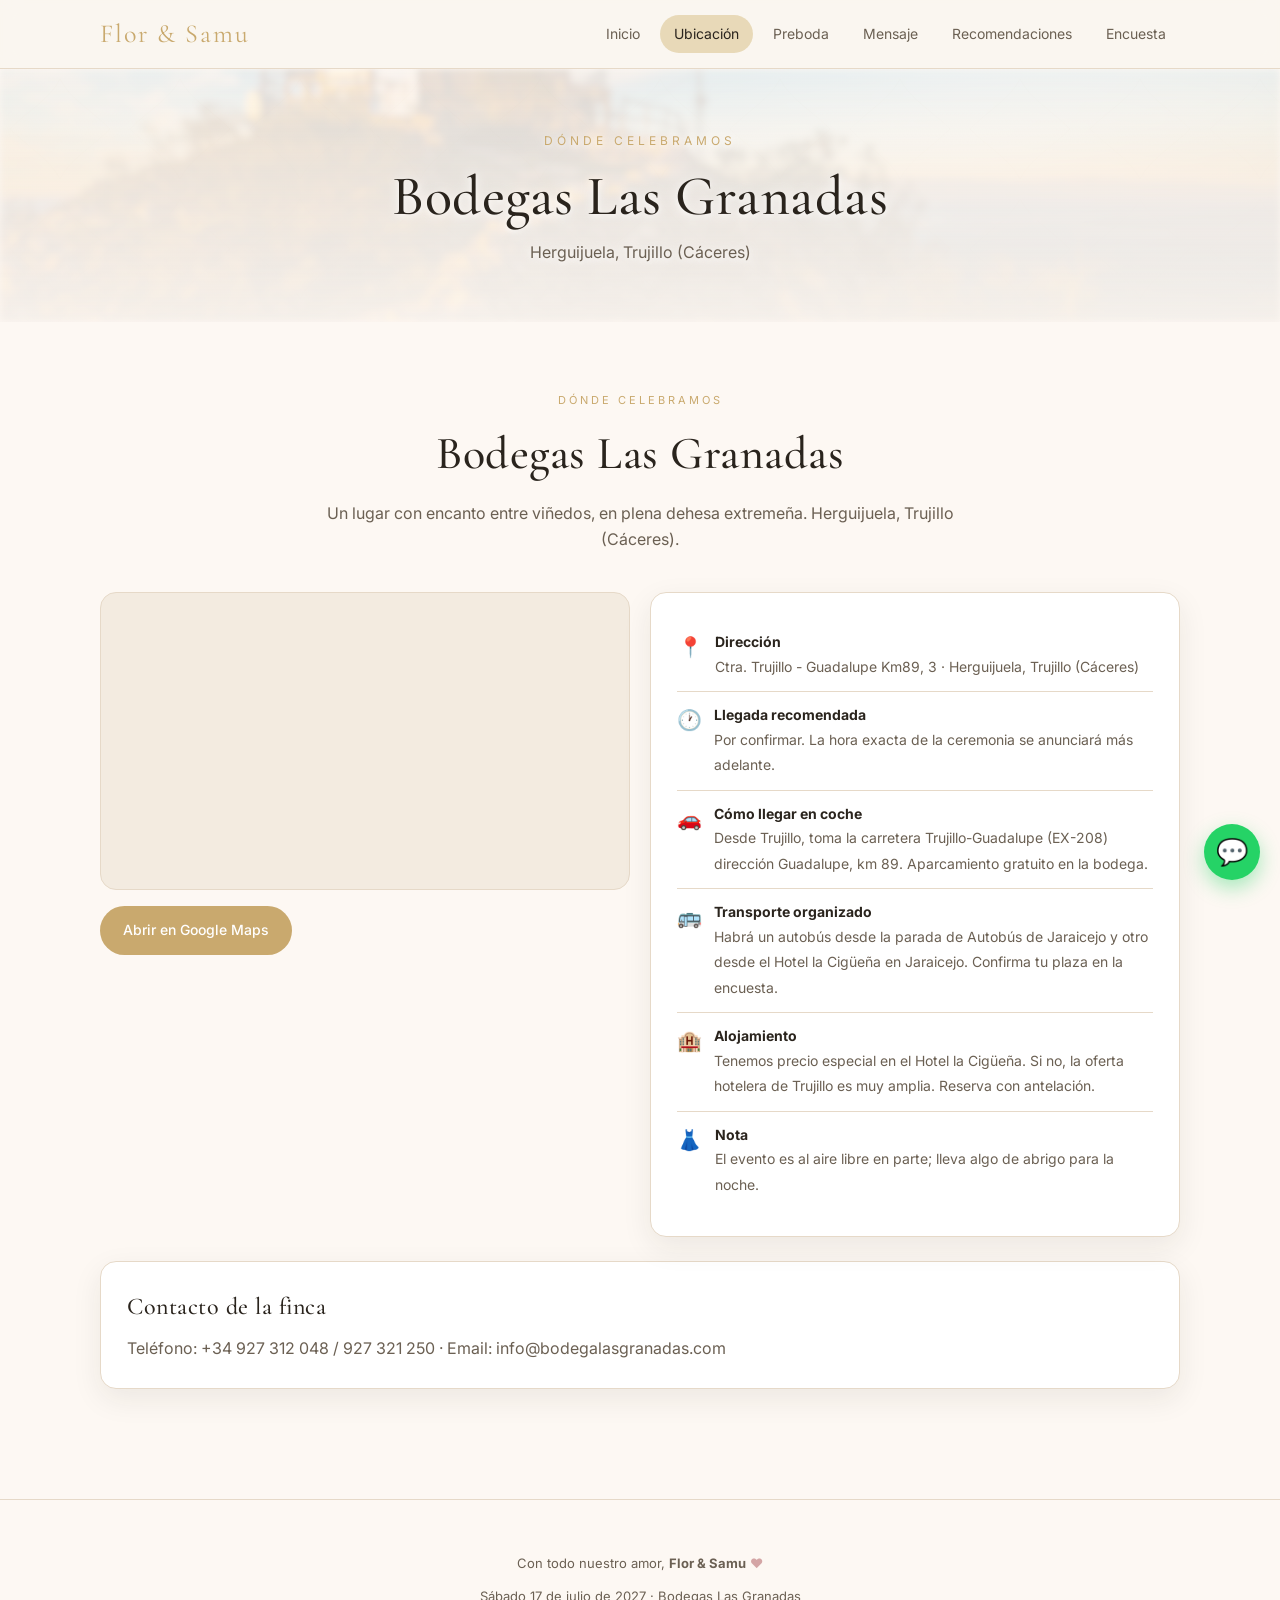
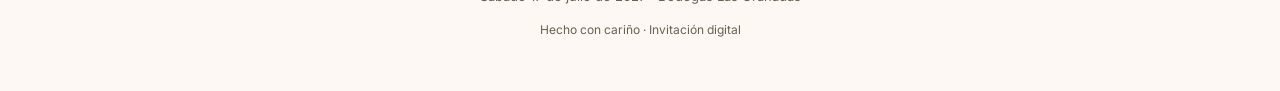
<file: ubicacion.html>
<!doctype html>
<html lang="es">
<head>
  <meta charset="UTF-8" />
  <meta name="viewport" content="width=device-width, initial-scale=1.0" />
  <title>Ubicación · Flor & Samu</title>
  <link rel="preconnect" href="https://fonts.googleapis.com">
  <link rel="preconnect" href="https://fonts.gstatic.com" crossorigin>
  <link href="https://fonts.googleapis.com/css2?family=Cormorant+Garamond:ital,wght@0,400;0,500;0,600;1,400&family=Inter:wght@300;400;500;600&display=swap" rel="stylesheet">
  <link rel="stylesheet" href="styles.css?v=20" />
</head>
<body data-page="ubicacion.html">
  <div id="header-slot"></div>

  <main>
    <section class="hero" style="padding:50px 0 40px;">
      <div class="hero-bg" id="hero-bg"></div>
      <div class="hero-overlay"></div>
      <div class="container hero-content">
        <p class="kicker">Dónde celebramos</p>
        <h1 style="font-size:clamp(34px,6vw,56px);">Bodegas Las Granadas</h1>
        <p class="venue-line">Herguijuela, Trujillo (Cáceres)</p>
      </div>
    </section>
    <section class="section">
      <div class="container">
        <div class="section-title">
          <p class="eyebrow">Dónde celebramos</p>
          <h2>Bodegas Las Granadas</h2>
          <p>Un lugar con encanto entre viñedos, en plena dehesa extremeña. Herguijuela, Trujillo (Cáceres).</p>
        </div>

        <div class="grid grid-2">
          <div>
            <div class="map-wrap">
              <iframe src="https://www.google.com/maps?q=Bodegas+Las+Granadas+Herguijuela+Trujillo&output=embed" loading="lazy" referrerpolicy="no-referrer-when-downgrade" title="Mapa del evento"></iframe>
            </div>
            <div class="cta-row" style="justify-content:flex-start;margin-top:16px;">
              <a class="btn btn-primary" target="_blank" rel="noopener" href="https://www.google.com/maps/search/?api=1&query=Bodegas+Las+Granadas+Herguijuela+Trujillo">Abrir en Google Maps</a>
            </div>
          </div>

          <div class="card">
            <ul class="info-list">
              <li>
                <span class="ic">📍</span>
                <div><strong>Dirección</strong><span>Ctra. Trujillo - Guadalupe Km89, 3 · Herguijuela, Trujillo (Cáceres)</span></div>
              </li>
              <li>
                <span class="ic">🕐</span>
                <div><strong>Llegada recomendada</strong><span>Por confirmar. La hora exacta de la ceremonia se anunciará más adelante.</span></div>
              </li>
              <li>
                <span class="ic">🚗</span>
                <div><strong>Cómo llegar en coche</strong><span>Desde Trujillo, toma la carretera Trujillo-Guadalupe (EX-208) dirección Guadalupe, km 89. Aparcamiento gratuito en la bodega.</span></div>
              </li>
              <li>
                <span class="ic">🚌</span>
                <div><strong>Transporte organizado</strong><span>Habrá un autobús desde la parada de Autobús de Jaraicejo y otro desde el Hotel la Cigüeña en Jaraicejo. Confirma tu plaza en la encuesta.</span></div>
              </li>
              <li>
                <span class="ic">🏨</span>
                <div><strong>Alojamiento</strong><span>Tenemos precio especial en el Hotel la Cigüeña. Si no, la oferta hotelera de Trujillo es muy amplia. Reserva con antelación.</span></div>
              </li>
              <li>
                <span class="ic">👗</span>
                <div><strong>Nota</strong><span>El evento es al aire libre en parte; lleva algo de abrigo para la noche.</span></div>
              </li>
            </ul>
          </div>
        </div>

        <div class="card mt-4">
          <h3 class="serif" style="font-size:24px;margin:0 0 10px;">Contacto de la finca</h3>
          <p style="color:var(--muted);margin:0;">Teléfono: +34 927 312 048 / 927 321 250 · Email: info@bodegalasgranadas.com</p>
        </div>
      </div>
    </section>
  </main>

  <div id="footer-slot"></div>
  <script src="script.js?v=20"></script>
</body>
</html>
</file>
<file: styles.css>
/* Invitación digital - Flor & Samu */
:root {
  --bg: #fdf8f3;
  --bg-2: #f3ebe0;
  --card: #ffffff;
  --ink: #2a241d;
  --muted: #6b6053;
  --gold: #c9a96e;
  --gold-soft: #e8d9b8;
  --sage: #8fa88f;
  --rose: #d4a5a5;
  --line: #e6d9c8;
  --shadow: 0 10px 30px rgba(42, 36, 29, 0.08);
  --radius: 16px;
  --max: 1120px;
}

* { box-sizing: border-box; }
html { scroll-behavior: smooth; }
body {
  margin: 0;
  font-family: 'Inter', system-ui, -apple-system, Segoe UI, Roboto, sans-serif;
  color: var(--ink);
  background: var(--bg);
  line-height: 1.6;
  -webkit-font-smoothing: antialiased;
}
/* Sobre de entrada */
#envelope-overlay {
  position: fixed; inset: 0; z-index: 9999;
  background: linear-gradient(135deg, #e8f0e6 0%, #dce8d8 50%, #e8f0e6 100%);
  display: flex; align-items: center; justify-content: center;
  transition: opacity 0.8s ease;
  cursor: pointer;
  overflow: hidden;
}
#envelope-overlay::before {
  content: ""; position: absolute; inset: 0;
  background: radial-gradient(circle at 50% 50%, transparent 30%, rgba(42,36,29,0.08) 100%);
  pointer-events: none;
}
#envelope-overlay.hidden { opacity: 0; pointer-events: none; }

.env-scene {
  position: relative; width: min(88vw, 580px); aspect-ratio: 3 / 2;
  filter: drop-shadow(0 30px 60px rgba(42,36,29,0.25));
}
.env-inner {
  position: absolute; inset: 12% 6% 6% 6%;
  background: #fdf8f3;
  border-radius: 4px;
  box-shadow: inset 0 0 24px rgba(42,36,29,0.08);
  display: flex; align-items: center; justify-content: center;
  flex-direction: column; z-index: 0;
  font-family: 'Cormorant Garamond', serif;
}
.env-inner .env-names {
  font-size: clamp(28px, 6vw, 44px); color: var(--gold); letter-spacing: 3px;
  text-shadow: 0 1px 4px rgba(255,255,255,0.8);
}
.env-inner .env-date {
  font-size: clamp(13px, 2.5vw, 16px); color: var(--muted); margin-top: 6px;
  letter-spacing: 1px;
}
.env-body {
  position: absolute; inset: 0; z-index: 1;
  background: linear-gradient(180deg, #7a9a6f 0%, #5f7f55 100%);
  border-radius: 6px;
  border: 1px solid #4a6a40;
  background-image:
    radial-gradient(circle at 20% 30%, rgba(255,255,255,0.08) 0%, transparent 40%),
    radial-gradient(circle at 80% 70%, rgba(0,0,0,0.12) 0%, transparent 45%);
  box-shadow: inset 0 0 40px rgba(40,60,30,0.25);
}
.env-flap {
  position: absolute; top: 0; left: 0; right: 0; height: 52%;
  background: linear-gradient(180deg, #85a57a 0%, #6f8f65 100%);
  clip-path: polygon(0 0, 100% 0, 50% 100%);
  transform-origin: top center;
  transform: rotateX(0deg);
  transition: transform 1s cubic-bezier(0.4, 0, 0.2, 1);
  z-index: 3;
  box-shadow: 0 4px 14px rgba(0,0,0,0.2);
}
.env-scene.open .env-flap { transform: rotateX(170deg); }
.env-seal {
  position: absolute; top: 50%; left: 50%; transform: translate(-50%, -50%);
  width: 96px; height: 96px; border-radius: 50%;
  background: radial-gradient(circle at 30% 25%, #8a5fa8, #6b3a8a 50%, #4a2568 80%, #2e1548);
  box-shadow: 0 6px 18px rgba(0,0,0,0.4), inset 0 3px 8px rgba(255,255,255,0.15), inset 0 -4px 8px rgba(0,0,0,0.35);
  z-index: 4; cursor: pointer;
  border: 2px solid #2e1548;
  display: flex; align-items: center; justify-content: center;
  transition: transform 0.3s ease, opacity 0.6s ease;
}
.env-seal svg { display: block; }
.env-seal.breaking { transform: translate(-50%, -50%) scale(1.4); opacity: 0; }
.env-stamp {
  position: absolute; top: 10px; right: 12px; width: 52px; height: 60px;
  background: #f4e6c8; border: 1px solid #bfae8a;
  box-shadow: 0 2px 4px rgba(0,0,0,0.15);
  display: flex; align-items: center; justify-content: center;
  font-family: 'Cormorant Garamond', serif; font-size: 9px; color: #7a2e2e;
  text-align: center; line-height: 1; z-index: 3;
  background-image: radial-gradient(circle, transparent 3px, #f4e6c8 3.5px);
  background-size: 8px 8px;
}
.env-address {
  position: absolute; bottom: 14px; left: 16px; right: 16px;
  font-family: 'Cormorant Garamond', serif; font-style: italic;
  font-size: 13px; color: #f4e6c8; text-align: center; z-index: 2;
  letter-spacing: 0.5px; text-shadow: 0 1px 2px rgba(0,0,0,0.3);
}
.env-hint {
  margin-top: 24px; color: var(--muted); font-size: 14px; letter-spacing: 0.5px;
  text-align: center;
}
.envelope-wrap { text-align: center; }
.envelope {
  position: relative; width: 360px; height: 230px;
  margin: 0 auto; cursor: pointer;
  background: linear-gradient(180deg, #7a9a6f 0%, #5f7f55 100%);
  border-radius: 4px;
  box-shadow: 0 26px 52px rgba(42,36,29,0.3), inset 0 0 90px rgba(40,60,30,0.25);
  transform: rotate(-1.5deg);
  background-image:
    radial-gradient(circle at 20% 30%, rgba(255,255,255,0.07) 0%, transparent 40%),
    radial-gradient(circle at 80% 70%, rgba(0,0,0,0.12) 0%, transparent 45%);
  border: 1px solid #4a6a40;
}
.envelope::before {
  content: ""; position: absolute; inset: 7px;
  border: 1px dashed rgba(244,230,200,0.4);
  pointer-events: none;
}
.envelope .pocket {
  position: absolute; bottom: 0; left: 0; right: 0; height: 160px;
  background: linear-gradient(180deg, #739368, #5a7a50);
  border-radius: 0 0 4px 4px;
}
.envelope .flap {
  position: absolute; top: 0; left: 0; right: 0; height: 130px;
  background: linear-gradient(180deg, #85a57a, #6f8f65);
  clip-path: polygon(0 0, 100% 0, 50% 100%);
  transform-origin: top center;
  transform: rotateX(100deg);
  transition: transform 0.8s ease;
  z-index: 2;
  box-shadow: 0 2px 6px rgba(0,0,0,0.15);
}
.envelope.opening .flap { transform: rotateX(175deg); }
.envelope .seal {
  position: absolute; top: 110px; left: 50%; transform: translate(-50%, -50%);
  width: 96px; height: 96px; border-radius: 50%;
  background: radial-gradient(circle at 30% 25%, #8a5fa8, #6b3a8a 50%, #4a2568 80%, #2e1548);
  color: #f4e6c8; display: flex; align-items: center; justify-content: center;
  box-shadow: 0 6px 18px rgba(0,0,0,0.4), inset 0 3px 8px rgba(255,255,255,0.15), inset 0 -4px 8px rgba(0,0,0,0.35);
  z-index: 4; cursor: pointer;
  border: 2px solid #2e1548;
  transition: transform 0.2s ease;
  overflow: hidden;
}
.envelope .seal svg { display: block; }
.envelope .seal:hover { transform: translate(-50%, -50%) scale(1.06); }
.envelope .stamp {
  position: absolute; top: 12px; right: 14px; width: 48px; height: 56px;
  background: #f4e6c8; border: 1px solid #bfae8a;
  box-shadow: 0 2px 4px rgba(0,0,0,0.15);
  display: flex; align-items: center; justify-content: center;
  font-family: 'Cormorant Garamond', serif; font-size: 9px; color: #7a2e2e;
  text-align: center; line-height: 1; z-index: 3;
  background-image: radial-gradient(circle, transparent 3px, #f4e6c8 3.5px);
  background-size: 8px 8px;
}
.envelope .address {
  position: absolute; bottom: 32px; left: 24px; right: 24px;
  font-family: 'Cormorant Garamond', serif; font-style: italic;
  font-size: 15px; color: #f4e6c8; text-align: center; z-index: 1;
  letter-spacing: 0.5px; text-shadow: 0 1px 2px rgba(0,0,0,0.3);
}
.envelope .stamp {
  position: absolute; top: 12px; right: 14px; width: 46px; height: 54px;
  background: #f4e6c8; border: 1px solid #bfae8a;
  box-shadow: 0 2px 4px rgba(0,0,0,0.15);
  display: flex; align-items: center; justify-content: center;
  font-family: 'Cormorant Garamond', serif; font-size: 9px; color: #7a2e2e;
  text-align: center; line-height: 1; z-index: 3;
  background-image: radial-gradient(circle, transparent 3px, #f4e6c8 3.5px);
  background-size: 8px 8px;
}
.envelope .address {
  position: absolute; bottom: 30px; left: 24px; right: 24px;
  font-family: 'Cormorant Garamond', serif; font-style: italic;
  font-size: 15px; color: #5a4a30; text-align: center; z-index: 1;
  letter-spacing: 0.5px;
}
.envelope-hint {
  margin-top: 26px; color: var(--muted); font-size: 14px; letter-spacing: 0.5px;
}
.envelope-title {
  font-family: 'Cormorant Garamond', serif; font-size: 30px; color: var(--gold);
  margin-bottom: 20px; letter-spacing: 3px;
}

/* Sello de cera a pantalla completa */
.wax-seal {
  width: 72vmin; height: 72vmin;
  max-width: 520px; max-height: 520px;
  min-width: 260px; min-height: 260px;
  border-radius: 48% 52% 47% 53% / 50% 48% 52% 50%;
  background:
    radial-gradient(circle at 30% 25%, rgba(255,255,255,0.22) 0%, transparent 35%),
    radial-gradient(circle at 70% 75%, rgba(0,0,0,0.35) 0%, transparent 45%),
    radial-gradient(circle at 50% 50%, #5a8a5a 0%, #3d6b3d 45%, #2a4d2a 75%, #1f3a1f 100%);
  box-shadow:
    0 40px 90px rgba(0,0,0,0.4),
    inset 0 6px 20px rgba(255,255,255,0.18),
    inset 0 -10px 24px rgba(0,0,0,0.45);
  display: flex; align-items: center; justify-content: center; flex-direction: column;
  cursor: pointer; position: relative;
  border: 4px solid #1f3a1f;
  transform: rotate(-4deg);
  transition: transform 0.9s ease, opacity 0.9s ease;
  overflow: hidden;
}
.wax-seal::before {
  content: ""; position: absolute; inset: 0;
  background-image:
    radial-gradient(circle at 15% 20%, rgba(255,255,255,0.08) 0%, transparent 25%),
    radial-gradient(circle at 85% 80%, rgba(0,0,0,0.12) 0%, transparent 30%),
    radial-gradient(circle at 50% 50%, transparent 60%, rgba(0,0,0,0.15) 100%);
  pointer-events: none;
}
.wax-seal::after {
  content: ""; position: absolute; inset: 14px;
  border: 2px dashed rgba(244,230,200,0.35);
  border-radius: 48% 52% 47% 53% / 50% 48% 52% 50%;
  pointer-events: none;
}
.wax-seal.opening {
  transform: scale(1.6) rotate(8deg);
  opacity: 0;
}
.seal-text {
  font-family: 'Cormorant Garamond', serif;
  font-size: clamp(34px, 9vw, 64px);
  font-weight: 600;
  color: #f4e6c8;
  text-align: center; line-height: 0.95;
  letter-spacing: 2px;
  text-shadow: 0 3px 6px rgba(0,0,0,0.5), 0 -1px 2px rgba(255,255,255,0.25);
  z-index: 2;
}
.seal-sub {
  margin-top: 8px;
  font-family: 'Cormorant Garamond', serif;
  font-size: clamp(12px, 2.5vw, 16px);
  color: rgba(244,230,200,0.85);
  letter-spacing: 3px; text-transform: uppercase;
  z-index: 2;
}
.seal-hint {
  margin-top: 30px; color: var(--muted); font-size: 14px; letter-spacing: 0.5px;
}
.wax-title {
  font-family: 'Cormorant Garamond', serif; font-size: 26px; color: var(--gold);
  margin-bottom: 26px; letter-spacing: 3px;
}

/* Fondo acuarela deslizable en el hero */
h1, h2, h3, .serif { font-family: 'Cormorant Garamond', 'Playfair Display', Georgia, serif; font-weight: 500; letter-spacing: 0.5px; }
a { color: inherit; text-decoration: none; }
img { max-width: 100%; display: block; }

.container { max-width: var(--max); margin: 0 auto; padding: 0 20px; }

/* Header */
.site-header {
  position: sticky; top: 0; z-index: 50;
  background: rgba(250,246,239,0.85);
  backdrop-filter: blur(10px);
  border-bottom: 1px solid var(--line);
}
.header-inner { display: flex; align-items: center; justify-content: space-between; height: 68px; }
.logo { font-family: 'Cormorant Garamond', serif; font-size: 26px; color: var(--gold); letter-spacing: 2px; }
.nav { display: flex; gap: 6px; align-items: center; }
.nav a {
  padding: 8px 14px; border-radius: 999px; font-size: 14px; color: var(--muted);
  transition: all .2s ease;
}
.nav a:hover, .nav a.active { background: var(--gold-soft); color: var(--ink); }
.menu-btn { display: none; background: none; border: 0; font-size: 24px; cursor: pointer; color: var(--ink); }

@media (max-width: 760px) {
  .menu-btn { display: block; }
  .nav {
    position: absolute; top: 68px; left: 0; right: 0;
    background: var(--bg); border-bottom: 1px solid var(--line);
    flex-direction: column; padding: 12px; display: none;
  }
  .nav.open { display: flex; }
  .nav a { width: 100%; text-align: center; }
}

/* Hero */
.hero {
  position: relative; overflow: hidden;
  padding: 90px 0 70px; text-align: center;
  background: linear-gradient(180deg, #fdf8f3 0%, #f3ebe0 100%);
}
.hero-bg {
  position: absolute; inset: 0; z-index: 0;
  background: url("media/salto-gitano.jpg") center/cover no-repeat;
  filter: url(#drawn);
  opacity: 0.32;
  transform: translate3d(0,0,0);
  will-change: transform;
}
body[data-page="index.html"] .hero-bg { background-image: url("media/salto-gitano.jpg"); }
body[data-page="ubicacion.html"] .hero-bg { background-image: url("media/pico-miravete.webp"); }
body[data-page="preboda.html"] .hero-bg { background-image: url("media/monfrague2.jpg"); }
body[data-page="mensaje.html"] .hero-bg { background-image: url("media/monfrague2.jpg"); }
body[data-page="recomendaciones.html"] .hero-bg { background-image: url("media/pico-miravete.webp"); }
body[data-page="encuesta.html"] .hero-bg { background-image: url("media/jaraicejo.jpg"); }
.hero-overlay {
  position: absolute; inset: 0; z-index: 1;
  background: linear-gradient(180deg, rgba(253,248,243,0.5) 0%, rgba(253,248,243,0.88) 100%);
  pointer-events: none;
}
.hero-content { position: relative; z-index: 2; }
.hero h1, .hero .date-line, .hero .venue-line, .hero .kicker {
  text-shadow: 0 1px 12px rgba(255,255,255,0.9), 0 2px 4px rgba(255,255,255,0.6);
}
body[data-page="ubicacion.html"] { --hero-hue: -25deg; }
body[data-page="preboda.html"] { --hero-hue: 35deg; }
body[data-page="mensaje.html"] { --hero-hue: 60deg; }
body[data-page="recomendaciones.html"] { --hero-hue: 95deg; }
body[data-page="encuesta.html"] { --hero-hue: 160deg; }
.hero::before {
  content: ""; position: absolute; inset: 0; opacity: .08;
  background-image: url("data:image/svg+xml;utf8,<svg xmlns='http://www.w3.org/2000/svg' width='120' height='120' viewBox='0 0 120 120'><g fill='none' stroke='%23b8935a' stroke-width='0.6'><path d='M60 10 C70 30 90 40 110 60 C90 80 70 90 60 110 C50 90 30 80 10 60 C30 40 50 30 60 10Z'/></g></svg>");
  background-size: 120px 120px;
}
.hero-content { position: relative; z-index: 1; }
.kicker { text-transform: uppercase; letter-spacing: 4px; font-size: 12px; color: var(--gold); margin-bottom: 18px; }
.hero h1 { font-size: clamp(46px, 8vw, 88px); margin: 0 0 10px; line-height: 1; }
.hero .amp { color: var(--rose); font-style: italic; }
.date-line { font-size: 20px; color: var(--muted); margin: 18px 0 6px; }
.venue-line { font-size: 16px; color: var(--muted); }
.countdown { display: flex; gap: 14px; justify-content: center; margin: 34px 0 10px; flex-wrap: wrap; }
.countdown .box {
  background: var(--card); border: 1px solid var(--line); border-radius: 12px;
  padding: 12px 16px; min-width: 78px; box-shadow: var(--shadow);
}
.countdown .num { font-family: 'Cormorant Garamond', serif; font-size: 34px; color: var(--gold); line-height: 1; }
.countdown .lbl { font-size: 11px; text-transform: uppercase; letter-spacing: 1.5px; color: var(--muted); margin-top: 4px; }
.cta-row { display: flex; gap: 12px; justify-content: center; flex-wrap: wrap; margin-top: 28px; }

/* Buttons */
.btn {
  display: inline-flex; align-items: center; gap: 8px;
  padding: 12px 22px; border-radius: 999px; font-size: 14px; font-weight: 500;
  border: 1px solid transparent; cursor: pointer; transition: all .2s ease;
}
.btn-primary { background: var(--gold); color: #fff; }
.btn-primary:hover { background: #a6834e; transform: translateY(-1px); }
.btn-outline { background: transparent; border-color: var(--gold); color: var(--gold); }
.btn-outline:hover { background: var(--gold-soft); }
.btn-whatsapp { background: #25D366; color: #fff; }
.btn-whatsapp:hover { background: #1ebe5b; }
.btn-email { background: #4a6fa5; color: #fff; }
.btn-email:hover { background: #3d5d8a; }
.btn-sm { padding: 8px 16px; font-size: 13px; }

/* Sections */
.section { padding: 70px 0; }
.section-title { text-align: center; margin-bottom: 40px; }
.section-title .eyebrow { text-transform: uppercase; letter-spacing: 3px; font-size: 11px; color: var(--gold); margin-bottom: 8px; }
.section-title h2 { font-size: clamp(30px, 5vw, 46px); margin: 0 0 10px; }
.section-title p { color: var(--muted); max-width: 640px; margin: 0 auto; }

.card {
  background: var(--card); border: 1px solid var(--line); border-radius: var(--radius);
  padding: 26px; box-shadow: var(--shadow);
}
.grid { display: grid; gap: 20px; }
.grid-2 { grid-template-columns: repeat(2, 1fr); }
.grid-3 { grid-template-columns: repeat(3, 1fr); }
@media (max-width: 760px) { .grid-2, .grid-3 { grid-template-columns: 1fr; } }

/* Timeline */
.timeline { position: relative; max-width: 720px; margin: 0 auto; }
.timeline::before { content: ""; position: absolute; left: 22px; top: 0; bottom: 0; width: 2px; background: var(--gold-soft); }
.t-item { position: relative; padding-left: 60px; margin-bottom: 28px; }
.t-dot {
  position: absolute; left: 13px; top: 6px; width: 20px; height: 20px;
  border-radius: 50%; background: var(--gold); border: 3px solid var(--bg);
  box-shadow: 0 0 0 2px var(--gold-soft);
}
.t-time { font-size: 13px; color: var(--gold); font-weight: 600; letter-spacing: 1px; }
.t-title { font-family: 'Cormorant Garamond', serif; font-size: 22px; margin: 2px 0; }
.t-desc { color: var(--muted); font-size: 14px; }

/* Location */
.map-wrap {
  border-radius: var(--radius); overflow: hidden; border: 1px solid var(--line);
  background: var(--bg-2); aspect-ratio: 16/9;
}
.map-wrap iframe { width: 100%; height: 100%; border: 0; }
.info-list { list-style: none; padding: 0; margin: 0; }
.info-list li { display: flex; gap: 12px; padding: 12px 0; border-bottom: 1px solid var(--line); }
.info-list li:last-child { border-bottom: 0; }
.info-list .ic { color: var(--gold); font-size: 20px; width: 26px; text-align: center; }
.info-list strong { display: block; font-size: 14px; }
.info-list span { color: var(--muted); font-size: 14px; }

/* Forms */
.form { display: grid; gap: 16px; }
.field label { display: block; font-size: 13px; color: var(--muted); margin-bottom: 6px; letter-spacing: .3px; }
.field input, .field textarea, .field select {
  width: 100%; padding: 12px 14px; border: 1px solid var(--line); border-radius: 10px;
  font: inherit; background: #fff; color: var(--ink); transition: border-color .2s;
}
.field input:focus, .field textarea:focus, .field select:focus { outline: none; border-color: var(--gold); }
.field textarea { min-height: 110px; resize: vertical; }
.form-row { display: grid; grid-template-columns: 1fr 1fr; gap: 16px; }
@media (max-width: 600px) { .form-row { grid-template-columns: 1fr; } }
.success {
  display: none; padding: 16px; border-radius: 12px; background: #eaf4ea; color: #2f6b3a;
  border: 1px solid #cfe5cf; margin-top: 12px;
}
.success.show { display: block; }

/* Survey */
.survey-q { margin-bottom: 24px; }
.survey-q h3 { font-size: 18px; margin: 0 0 10px; }
.option {
  display: flex; align-items: center; gap: 10px; padding: 10px 14px;
  border: 1px solid var(--line); border-radius: 10px; margin-bottom: 8px; cursor: pointer;
  transition: all .15s;
}
.option:hover { border-color: var(--gold-soft); background: #faf6ef; }
.option input { accent-color: var(--gold); }
.results { margin-top: 14px; }
.bar-row { margin-bottom: 10px; }
.bar-label { display: flex; justify-content: space-between; font-size: 13px; color: var(--muted); margin-bottom: 4px; }
.bar { height: 10px; background: var(--bg-2); border-radius: 999px; overflow: hidden; }
.bar > span { display: block; height: 100%; background: linear-gradient(90deg, var(--gold), var(--rose)); border-radius: 999px; transition: width .6s ease; }

/* Footer */
.site-footer { padding: 40px 0; text-align: center; color: var(--muted); font-size: 13px; border-top: 1px solid var(--line); margin-top: 40px; }
.site-footer .hearts { color: var(--rose); }

/* Utilities */
.center { text-align: center; }
.mt-2 { margin-top: 12px; }
.mt-4 { margin-top: 24px; }
.tag { display: inline-block; padding: 4px 10px; border-radius: 999px; font-size: 12px; background: var(--gold-soft); color: var(--ink); }
.divider { height: 1px; background: var(--line); margin: 30px 0; }
.floating-wa {
  position: fixed; right: 20px; bottom: 20px; z-index: 60;
  width: 56px; height: 56px; border-radius: 50%; background: #25D366; color: #fff;
  display: flex; align-items: center; justify-content: center; font-size: 26px;
  box-shadow: 0 8px 20px rgba(37,211,102,.4); transition: transform .2s;
}
.floating-wa:hover { transform: scale(1.08); }
</file>
